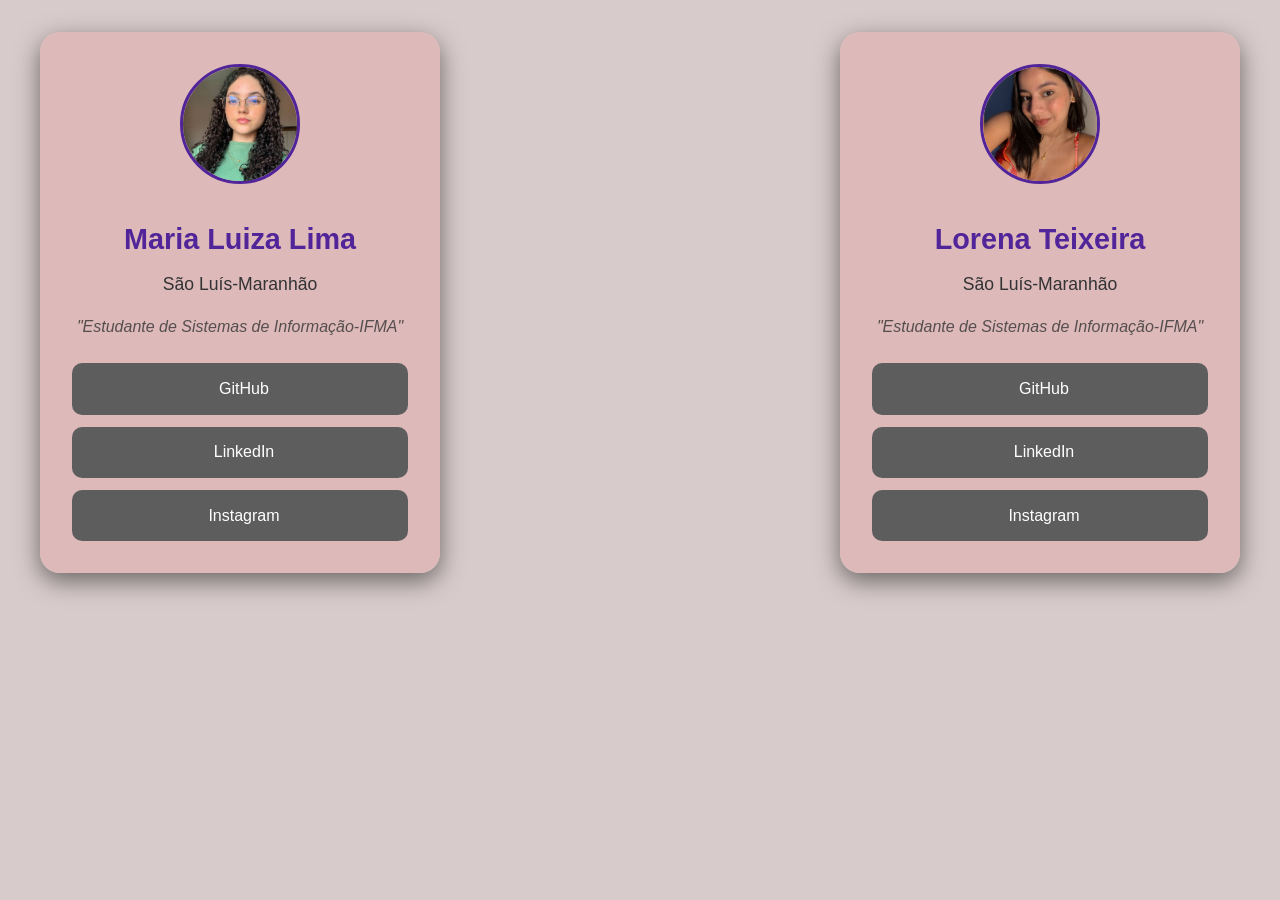
<file: Atividade1-lpweb/Perfil/index.html>
<!DOCTYPE html>
<html lang="pt-br">

<head>
    <meta charset="UTF-8">
    <meta name="viewport" content="width=device-width, initial-scale=1.0">
    <link rel="stylesheet" href="style.css">
    <title>Perfil</title>
</head>

<body>
    <div class="profiles-container">
        <div class="container-1">
            <figure>
                <img src="./WhatsApp Image 2024-04-24 at 08.49.59.jpeg" alt="minha foto">
            </figure>
            <h1>Maria Luiza Lima</h1>
            <h3>São Luís-Maranhão</h3>
            <p>"Estudante de Sistemas de Informação-IFMA"</p>
            <div class="buttons">
                <a href="https://github.com/lluizaslm" target="_blank" class="git"><i
                        class="fab fa-github"></i>GitHub</a>
                <a href="https://www.linkedin.com/in/maria-luiza-lima-6764332b8/" target="_blank" class="linkedin"><i
                        class="fab fa-linkedin"></i>LinkedIn</a>
                <a href="https://www.instagram.com/lluiza.slm/" target="_blank" class="insta"><i
                        class="fab fa-instagram"></i>Instagram</a>
            </div>
        </div>
            <div class="container-2">
                <figure>
                    <img src="lorena.jpg" alt="minha foto">
                </figure>
                <h1>Lorena Teixeira </h1>
                <h3>São Luís-Maranhão</h3>
                <p>"Estudante de Sistemas de Informação-IFMA"</p>
                <div class="buttons">
                    <a href="https://github.com/llorenateixeira" target="_blank" class="git"><i
                            class="fab fa-github"></i>GitHub</a>
                    <a href="https://www.linkedin.com/in/lorena-teixeira-611a85237/" target="_blank" class="linkedin"><i class="fab fa-linkedin"></i>LinkedIn</a>
                    <a href="https://www.instagram.com/llorenateixeira_/" target="_blank" class="insta"><i
                            class="fab fa-instagram"></i>Instagram</a>
                </div>
            </div>
    </div>
</body>

</html>
</file>
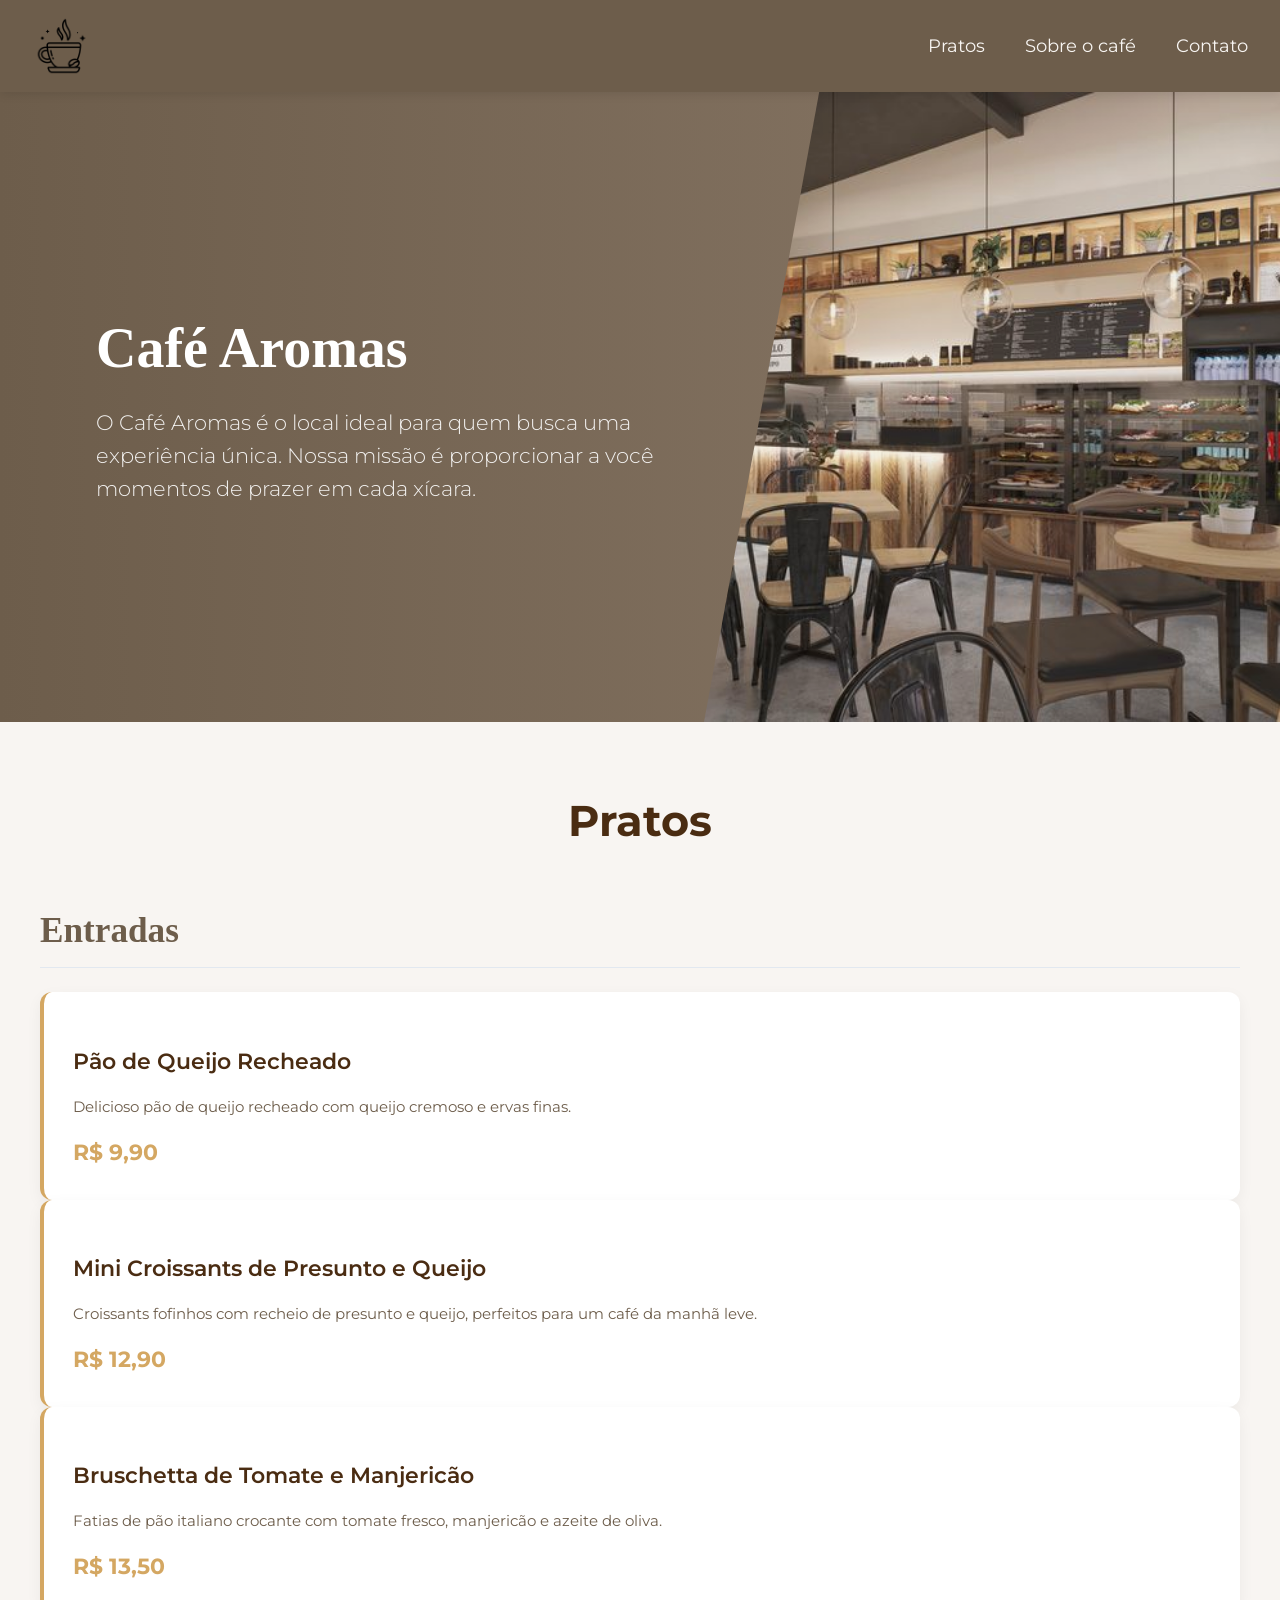
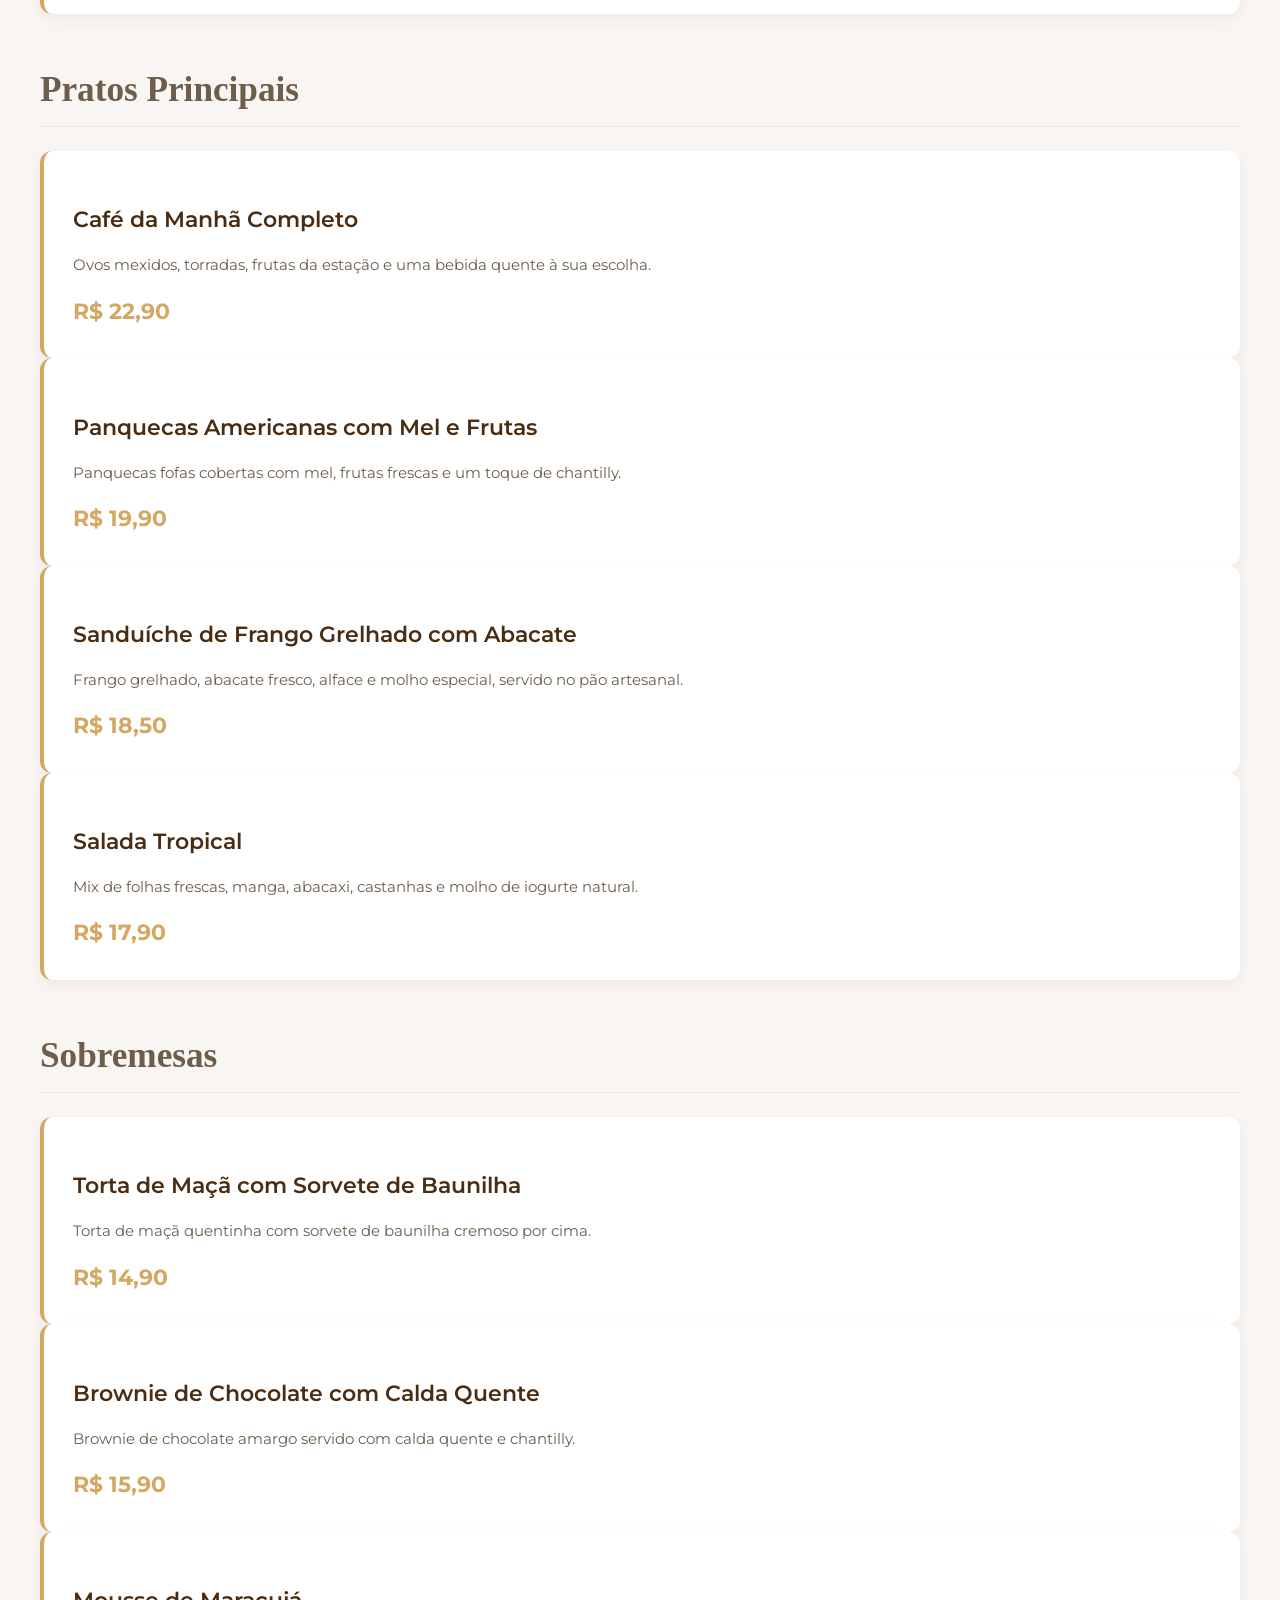
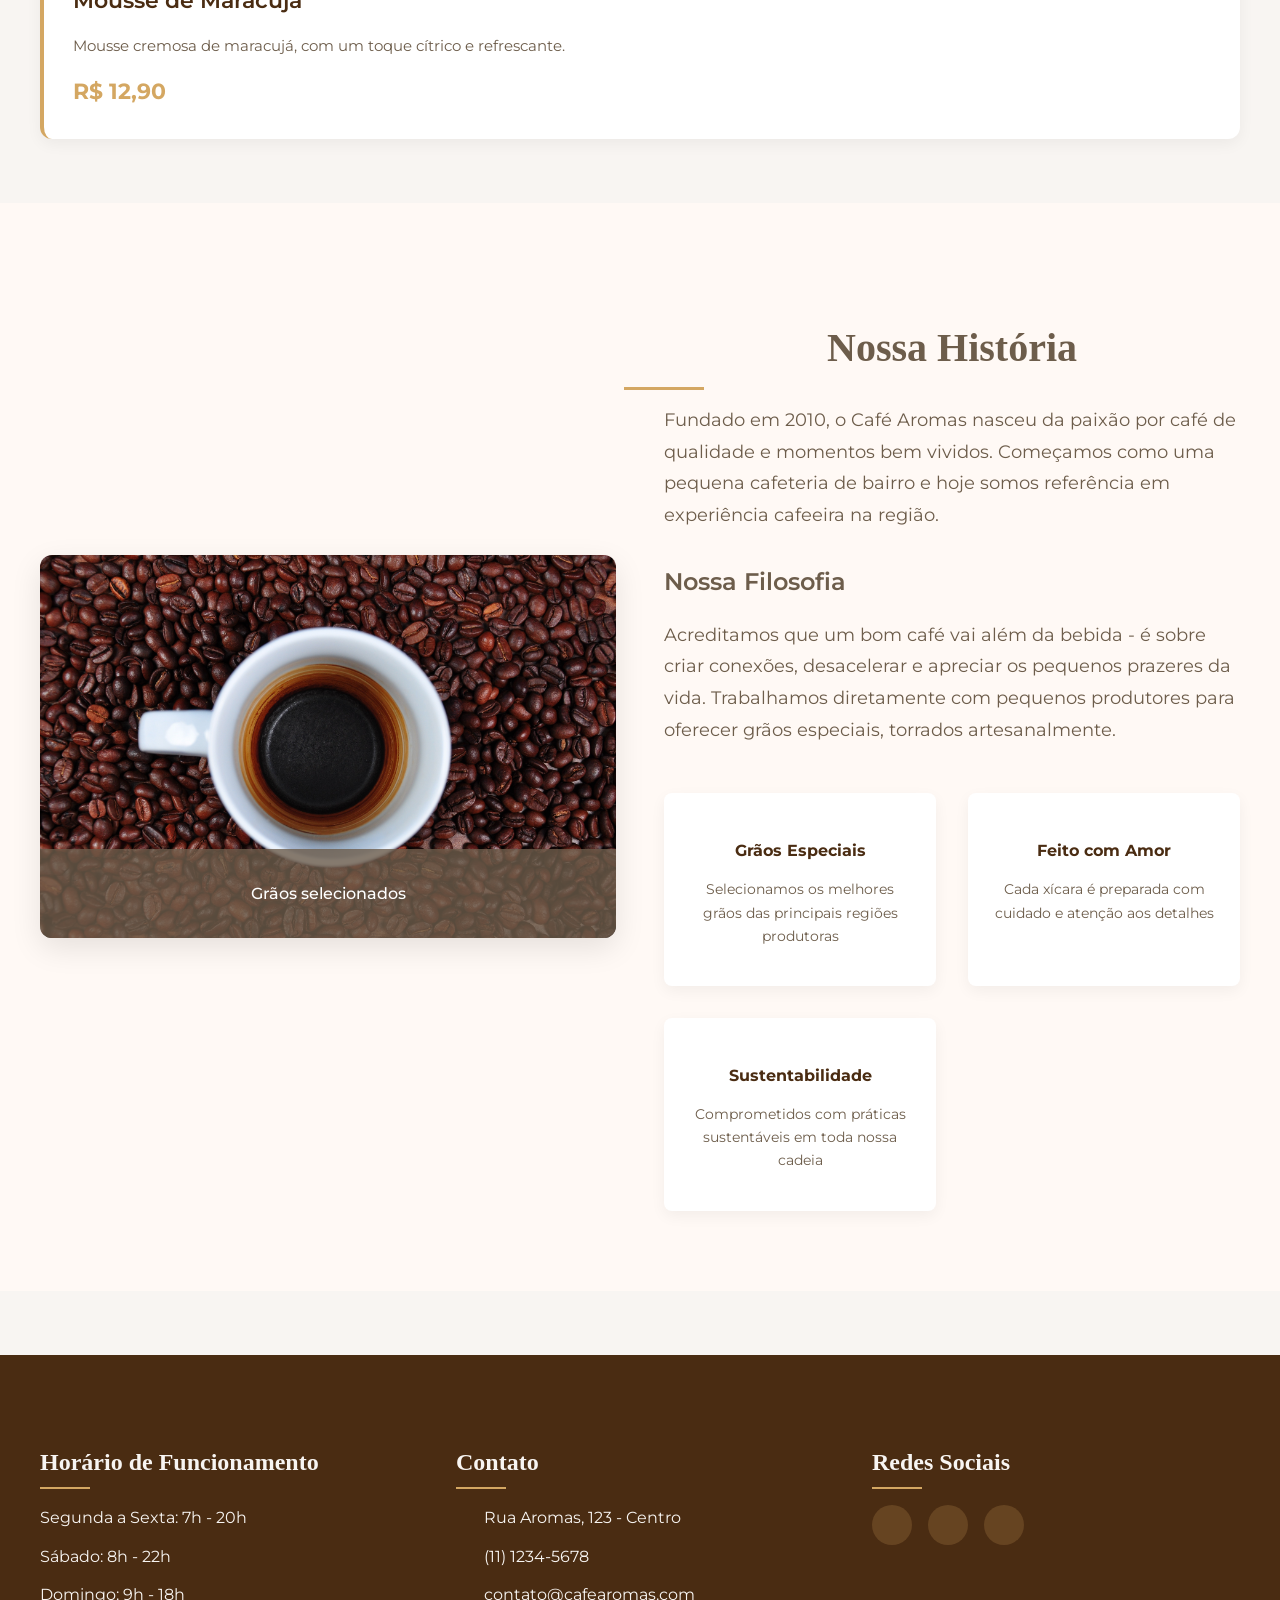
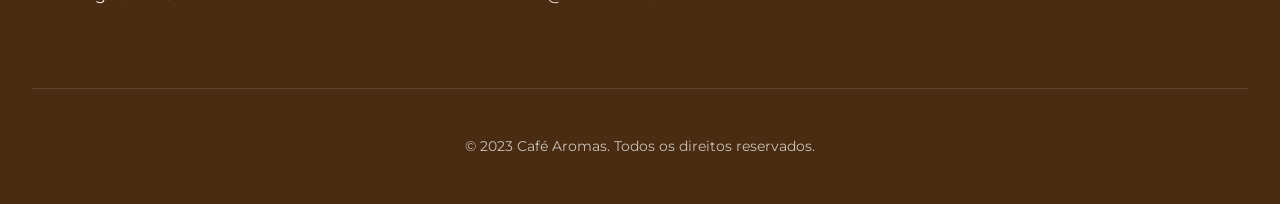
<file: Atividade1-lpweb/Cardápio/cardapio.html>
<!DOCTYPE html>
<html lang="pt-BR">
<head>
    <meta charset="UTF-8">
    <meta name="viewport" content="width=device-width, initial-scale=1.0">
    <title>Café Aromas - Cardápio</title>
    <link rel="stylesheet" href="style.css">
    <link rel="preconnect" href="https://fonts.googleapis.com">
<link rel="preconnect" href="https://fonts.gstatic.com" crossorigin>
<link href="https://fonts.googleapis.com/css2?family=Libre+Baskerville:ital,wght@0,400;0,700;1,400&family=Montserrat:ital,wght@0,100..900;1,100..900&family=Open+Sans:ital,wght@0,300..800;1,300..800&family=PT+Serif:ital,wght@0,400;0,700;1,400;1,700&family=Space+Mono:ital,wght@0,400;0,700;1,400;1,700&display=swap" rel="stylesheet">
</head>
<body class="bg-gray-100 text-gray-800">

    <header class="site-header">
        <img src="xicara-de-cafe.png" alt="Ícone de xícara de café" class="logo">
        <nav class="cabecalho-link">
            <ul>
                <li><a href="#pratos">Pratos</a></li>
                <li><a href="#sobre">Sobre o café</a></li>
                <li><a href="#contato">Contato</a></li>
            </ul>
        </nav>
    </header>

    <!-- Banner Principal -->
    <section class="main-banner">
        <img src="cafeteria.jpg" alt="Foto da cafeteria" class="banner-image">
        <div class="banner-content">
            <h1 class="banner-title">Café Aromas</h1>
            <p class="banner-description">O Café Aromas é o local ideal para quem busca uma experiência única. Nossa missão é proporcionar a você momentos de prazer em cada xícara.</p>
        </div>
    </section>

    <!-- Cardápio -->
    <main class="menu-container">
        <!-- Seção de Aperitivos -->
        <section class="menu" id="pratos">
            <h1 class="text-pratos">Pratos</h1>
            <h2 class="category-title">Entradas</h2>
            
            <article class="menu-item">
                <div class="item-info">
                    <h3 class="item-name">Pão de Queijo Recheado</h3>
                    <p class="item-description">Delicioso pão de queijo recheado com queijo cremoso e ervas finas.</p>
                </div>
                <span class="item-price">R$ 9,90</span>
            </article>
            
            <article class="menu-item">
                <div class="item-info">
                    <h3 class="item-name">Mini Croissants de Presunto e Queijo</h3>
                    <p class="item-description">Croissants fofinhos com recheio de presunto e queijo, perfeitos para um café da manhã leve.</p>
                </div>
                <span class="item-price">R$ 12,90</span>
            </article>
            
            <article class="menu-item">
                <div class="item-info">
                    <h3 class="item-name">Bruschetta de Tomate e Manjericão</h3>
                    <p class="item-description">Fatias de pão italiano crocante com tomate fresco, manjericão e azeite de oliva.</p>
                </div>
                <span class="item-price">R$ 13,50</span>
            </article>
        </section>

        <!-- Seção de Pratos Principais -->
        <section class="menu">
            <h2 class="category-title">Pratos Principais</h2>
            
            <article class="menu-item">
                <div class="item-info">
                    <h3 class="item-name">Café da Manhã Completo</h3>
                    <p class="item-description">Ovos mexidos, torradas, frutas da estação e uma bebida quente à sua escolha.</p>
                </div>
                <span class="item-price">R$ 22,90</span>
            </article>
            
            <article class="menu-item">
                <div class="item-info">
                    <h3 class="item-name">Panquecas Americanas com Mel e Frutas</h3>
                    <p class="item-description">Panquecas fofas cobertas com mel, frutas frescas e um toque de chantilly.</p>
                </div>
                <span class="item-price">R$ 19,90</span>
            </article>
            
            <article class="menu-item">
                <div class="item-info">
                    <h3 class="item-name">Sanduíche de Frango Grelhado com Abacate</h3>
                    <p class="item-description">Frango grelhado, abacate fresco, alface e molho especial, servido no pão artesanal.</p>
                </div>
                <span class="item-price">R$ 18,50</span>
            </article>
            
            <article class="menu-item">
                <div class="item-info">
                    <h3 class="item-name">Salada Tropical</h3>
                    <p class="item-description">Mix de folhas frescas, manga, abacaxi, castanhas e molho de iogurte natural.</p>
                </div>
                <span class="item-price">R$ 17,90</span>
            </article>
        </section>

        <!-- Seção de Sobremesas -->
        <section class="menu">
            <h2 class="category-title">Sobremesas</h2>
            
            <article class="menu-item">
                <div class="item-info">
                    <h3 class="item-name">Torta de Maçã com Sorvete de Baunilha</h3>
                    <p class="item-description">Torta de maçã quentinha com sorvete de baunilha cremoso por cima.</p>
                </div>
                <span class="item-price">R$ 14,90</span>
            </article>
            
            <article class="menu-item">
                <div class="item-info">
                    <h3 class="item-name">Brownie de Chocolate com Calda Quente</h3>
                    <p class="item-description">Brownie de chocolate amargo servido com calda quente e chantilly.</p>
                </div>
                <span class="item-price">R$ 15,90</span>
            </article>
            
            <article class="menu-item">
                <div class="item-info">
                    <h3 class="item-name">Mousse de Maracujá</h3>
                    <p class="item-description">Mousse cremosa de maracujá, com um toque cítrico e refrescante.</p>
                </div>
                <span class="item-price">R$ 12,90</span>
            </article>
        </section>
    </main>

    <!-- Sobre o Café -->
    <section class="about-section" id="sobre">
        <div class="about-container">
            <div class="about-image-container">
                <img src="cafe-graos.jpg" alt="Grãos de café frescos" class="about-image">
                <div class="image-overlay">
                    <p>Grãos selecionados</p>
                </div>
            </div>
            <div class="about-content">
                <h2 class="section-title">Nossa História</h2>
                <p class="about-text">Fundado em 2010, o Café Aromas nasceu da paixão por café de qualidade e momentos bem vividos. Começamos como uma pequena cafeteria de bairro e hoje somos referência em experiência cafeeira na região.</p>
                
                <h3 class="about-subtitle">Nossa Filosofia</h3>
                <p class="about-text">Acreditamos que um bom café vai além da bebida - é sobre criar conexões, desacelerar e apreciar os pequenos prazeres da vida. Trabalhamos diretamente com pequenos produtores para oferecer grãos especiais, torrados artesanalmente.</p>
                
                <div class="about-features">
                    <div class="feature-item">
                        <i class="fas fa-coffee feature-icon"></i>
                        <h4>Grãos Especiais</h4>
                        <p>Selecionamos os melhores grãos das principais regiões produtoras</p>
                    </div>
                    <div class="feature-item">
                        <i class="fas fa-heart feature-icon"></i>
                        <h4>Feito com Amor</h4>
                        <p>Cada xícara é preparada com cuidado e atenção aos detalhes</p>
                    </div>
                    <div class="feature-item">
                        <i class="fas fa-leaf feature-icon"></i>
                        <h4>Sustentabilidade</h4>
                        <p>Comprometidos com práticas sustentáveis em toda nossa cadeia</p>
                    </div>
                </div>
            </div>
        </div>
    </section>

    <!-- Rodapé -->
    <footer class="site-footer" id="contato">
        <div class="footer-container">
            <div class="footer-column">
                <h3 class="footer-title">Horário de Funcionamento</h3>
                <ul class="footer-list">
                    <li>Segunda a Sexta: 7h - 20h</li>
                    <li>Sábado: 8h - 22h</li>
                    <li>Domingo: 9h - 18h</li>
                </ul>
            </div>
            
            <div class="footer-column">
                <h3 class="footer-title">Contato</h3>
                <ul class="footer-list">
                    <li><i class="adress"></i> Rua Aromas, 123 - Centro</li>
                    <li><i class="phone"></i> (11) 1234-5678</li>
                    <li><i class="email"></i> contato@cafearomas.com</li>
                </ul>
            </div>
            
            <div class="footer-column">
                <h3 class="footer-title">Redes Sociais</h3>
                <div class="social-links">
                    <a href="#"><i class="fab fa-instagram"></i></a>
                    <a href="#"><i class="fab fa-facebook-f"></i></a>
                    <a href="#"><i class="fab fa-whatsapp"></i></a>
                </div>
                
            </div>
        </div>
        
        <div class="footer-bottom">
            <p>&copy; 2023 Café Aromas. Todos os direitos reservados.</p>
        </div>
    </footer>

</body>
</html>
</file>
<file: Atividade1-lpweb/Perfil/style.css>
:root {
  --bg-color: #d8cbcb;
  --container-bg: rgba(221, 185, 185, 0.959);
  --container-shadow: rgba(0, 0, 0, 0.5);
  --text-color: #333333; 
  --subtext-color: rgba(51, 51, 51, 0.8);
  --accent-color: #512599;
  --btn-bg: #5e5d5d;
  --btn-hover-bg: #444444;
  --btn-radius: 10px;
  --btn-padding: 0.8rem 1rem;
  --transition: 0.3s ease-in-out;
  --font-sans: "Segoe UI", Roboto, "Helvetica Neue", Arial, sans-serif;
}

* {
  box-sizing: border-box;
  margin: 0;
  padding: 0;
}

body {
  background-color: var(--bg-color);
  color: var(--text-color);
  font-family: var(--font-sans);
  line-height: 1.6;
  min-height: 100vh;
  padding: 2rem;
}

.profiles-container {
  display: flex;
  justify-content: space-between; /* Altera para space-between */
  align-items: flex-start; /* Alinha os containers no topo */
  max-width: 1200px;
  width: 100%;
  margin: 0 auto; /* Centraliza o container principal */
}

.container-1 {
  background: var(--container-bg);
  backdrop-filter: blur(10px);
  -webkit-backdrop-filter: blur(10px);
  width: 48%; /* Largura ajustada para deixar espaço entre eles */
  max-width: 400px;
  padding: 2rem;
  border-radius: 20px;
  box-shadow: 0 8px 24px var(--container-shadow);
  text-align: center;
  transition: transform var(--transition);
  /* Remove margin-left: auto */
}

.container-2 {
  background: var(--container-bg);
  backdrop-filter: blur(10px);
  -webkit-backdrop-filter: blur(10px);
  width: 48%; /* Largura igual ao container-1 */
  max-width: 400px;
  padding: 2rem;
  border-radius: 20px;
  box-shadow: 0 8px 24px var(--container-shadow);
  text-align: center;
  transition: transform var(--transition);
  /* Remove margin-left: auto */
}

.container-1:hover,
.container-2:hover {
  transform: translateY(-5px);
}

figure {
  margin-bottom: 1.5rem;
}

figure img {
  width: 120px;
  height: 120px;
  border-radius: 50%;
  object-fit: cover;
  border: 3px solid var(--accent-color);
  transition: transform var(--transition);
}

figure img:hover {
  transform: scale(1.1);
}

h1 {
  font-size: 1.8rem;
  margin-bottom: 0.5rem;
  color: var(--accent-color);
}

h3 {
  color: var(--text-color);
  font-size: 1.1rem;
  margin-bottom: 1rem;
  font-weight: 500;
}

p {
  color: var(--subtext-color);
  margin-bottom: 1.5rem;
  font-style: italic;
}

.buttons {
  display: flex;
  flex-direction: column;
  gap: 0.75rem;
}

.buttons a {
  display: inline-flex;
  align-items: center;
  justify-content: center;
  background-color: var(--btn-bg);
  color: white;
  text-decoration: none;
  padding: var(--btn-padding);
  border-radius: var(--btn-radius);
  font-size: 1rem;
  transition: all var(--transition);
}

.buttons a:hover {
  background-color: var(--accent-color);
  transform: translateY(-2px);
  box-shadow: 0 4px 8px rgba(0, 0, 0, 0.2);
}

.buttons a i {
  margin-right: 0.5rem;
}

/* Responsividade */
@media (max-width: 768px) {
  .profiles-container {
    flex-direction: column;
    align-items: center;
    gap: 2rem; /* Adiciona espaço entre os containers em mobile */
  }
  
  .container-1,
  .container-2 {
    width: 100%;
    max-width: 100%;
  }
}
</file>
<file: Atividade1-lpweb/Cardápio/style.css>
body {
    line-height: 1.6;
    color: #333;
    background-color: #f8f5f2; 
    font-family: 'Montserrat', sans-serif;
    margin: 0;
    padding: 0;
}

/* Transição suave de rolagem */
html {
    scroll-behavior: smooth;
}

/* Cabeçalho */
.site-header {
    padding: 1rem 2rem;
    background-color: #6d5d4b; 
    box-shadow: 0 2px 10px rgba(0,0,0,0.1);
    position: sticky;
    top: 0;
    z-index: 100;
    display: flex;
    justify-content: space-between;
    align-items: center;
}

.logo {
    height: 60px;
    width: auto;
    transition: transform 0.3s ease;
}

.logo:hover {
    transform: scale(1.05);
}

.cabecalho-link ul {
    display: flex;
    gap: 40px;
    list-style: none;
    margin: 0;
    padding: 0;
}

.cabecalho-link a {
    color: #f8f5f2;
    font-size: 18px;
    text-decoration: none;
    position: relative;
    padding: 0.5rem 0;
    transition: color 0.3s ease;
    display: inline-block;
}

.cabecalho-link a:after {
    content: '';
    position: absolute;
    width: 0;
    height: 2px;
    bottom: 0;
    left: 0;
    background-color: #d4a762;
    transition: width 0.3s ease;
}

.cabecalho-link a:hover {
    color: #d4a762;
}

.cabecalho-link a:hover:after {
    width: 100%;
}

/* Banner Principal */
.main-banner {
    background: linear-gradient(90deg, #6d5d4b 0%, #8a7968 100%); 
    color: white;
    padding: 0;
    position: relative;
    display: flex;
    justify-content: space-between;
    align-items: center;
    height: 70vh;
    overflow: hidden;
}


.banner-content {
    max-width: 50%;
    padding: 2rem;
    margin-left: 5%;
    z-index: 2;
    animation: fadeIn 1s ease-out;
}

.banner-title {
    font-family: "Playfair Display", serif;
    font-size: 3.5rem;
    font-weight: 700;
    margin-bottom: 1.5rem;
    line-height: 1.2;
}

.banner-description {
    font-size: 1.3rem;
    max-width: 90%;
    margin-bottom: 2.5rem;
    opacity: 0.9;
    font-weight: 300;
}

.cta-button {
    background-color: #d4a762;
    color: white;
    border: none;
    padding: 1rem 2rem;
    font-size: 1.1rem;
    border-radius: 30px;
    cursor: pointer;
    transition: all 0.3s ease;
    align-self: flex-start;
    box-shadow: 0 4px 8px rgba(0,0,0,0.1);
}

.cta-button:hover {
    background-color: #c29552;
    transform: translateY(-2px);
    box-shadow: 0 6px 12px rgba(0,0,0,0.15);
}

/* Imagem de fundo */
.banner-image {
    width: 45%;
    height: 100%;
    object-fit: cover;
    position: absolute;
    right: 0;
    top: 0;
    z-index: 1;
    opacity: 0.9;
    clip-path: polygon(20% 0, 100% 0, 100% 100%, 0% 100%);
}

/* Cardápio */
.menu-container {
    max-width: 1200px;
    margin: 4rem auto;
    padding: 0 2rem;
}

.text-pratos{
    color: #4a2c12;
    text-align: center;
    font-size: 2.7em;
}

.section-title {
    text-align: center;
    margin-bottom: 3rem;
    position: relative;
}

.section-title:after {
    content: '';
    position: absolute;
    width: 80px;
    height: 3px;
    background-color: #d4a762;
    bottom: -15px;
    left: 50%;
    transform: translateX(-50%);
}

.category-title {
    font-family: "Playfair Display", serif;
    font-size: 2.2rem;
    font-weight: 600;
    color: #6d5d4b;
    margin: 3rem 0 1.5rem;
    padding-bottom: 0.5rem;
    border-bottom: 1px solid #e2e8f0;
}

.menu-grid {
    display: grid;
    grid-template-columns: repeat(auto-fill, minmax(350px, 1fr));
    gap: 1.5rem;
}

.menu-item {
    background-color: #fff;
    border-radius: 12px;
    padding: 1.8rem;
    display: flex;
    flex-direction: column;
    box-shadow: 0 5px 15px rgba(0,0,0,0.05);
    transition: all 0.3s ease;
    border-left: 4px solid #d4a762;
}

.menu-item:hover {
    transform: translateY(-5px);
    box-shadow: 0 8px 25px rgba(0,0,0,0.1);
}

.item-info {
    flex: 1;
}

.item-name {
    font-size: 1.4rem;
    font-weight: 600;
    color: #4a2c12;
    margin-bottom: 0.8rem;
    display: flex;
    justify-content: space-between;
    align-items: center;
}

.item-description {
    color: #6d5d4b;
    font-size: 0.95rem;
    line-height: 1.6;
    margin-bottom: 1rem;
}

.item-price {
    font-size: 1.4rem;
    font-weight: bold;
    color: #d4a762;
    white-space: nowrap;
}

/* Sobre o Café */
.about-section {
    background-color: #fff9f5;
    padding: 5rem 2rem;
    margin: 4rem 0;
}

.about-container {
    max-width: 1200px;
    margin: 0 auto;
    display: grid;
    grid-template-columns: 1fr 1fr;
    gap: 3rem;
    align-items: center;
}

.about-image-container {
    position: relative;
    border-radius: 12px;
    overflow: hidden;
    box-shadow: 0 10px 30px rgba(0,0,0,0.1);
}

.about-image {
    width: 100%;
    height: auto;
    display: block;
    transition: transform 0.5s ease;
}

.about-image-container:hover .about-image {
    transform: scale(1.05);
}

.image-overlay {
    position: absolute;
    bottom: 0;
    left: 0;
    right: 0;
    background: rgba(109, 93, 75, 0.8);
    color: white;
    padding: 1rem;
    text-align: center;
    font-weight: 500;
}

.section-title {
    font-family: "Playfair Display", serif;
    font-size: 2.5rem;
    color: #6d5d4b;
    margin-bottom: 1.5rem;
    position: relative;
}

.section-title:after {
    content: '';
    position: absolute;
    width: 80px;
    height: 3px;
    background-color: #d4a762;
    bottom: -10px;
    left: 0;
}

.about-subtitle {
    font-size: 1.5rem;
    color: #6d5d4b;
    margin: 2rem 0 1rem;
    font-weight: 600;
}

.about-text {
    color: #6d5d4b;
    line-height: 1.8;
    margin-bottom: 1.5rem;
    font-size: 1.1rem;
}

.about-features {
    display: grid;
    grid-template-columns: repeat(auto-fit, minmax(200px, 1fr));
    gap: 2rem;
    margin-top: 3rem;
}

.feature-item {
    text-align: center;
    padding: 1.5rem;
    border-radius: 8px;
    background-color: #fff;
    box-shadow: 0 5px 15px rgba(0,0,0,0.05);
    transition: transform 0.3s ease;
}

.feature-item:hover {
    transform: translateY(-5px);
}

.feature-icon {
    font-size: 2rem;
    color: #d4a762;
    margin-bottom: 1rem;
}

.feature-item h4 {
    color: #4a2c12;
    margin-bottom: 0.5rem;
}

.feature-item p {
    color: #6d5d4b;
    font-size: 0.9rem;
}

/* Rodapé */
.site-footer {
    background-color: #4a2c12;
    color: #f8f5f2;
    padding: 4rem 2rem 2rem;
}

.footer-container {
    max-width: 1200px;
    margin: 0 auto;
    display: grid;
    grid-template-columns: repeat(auto-fit, minmax(250px, 1fr));
    gap: 3rem;
}

.footer-column {
    margin-bottom: 2rem;
}

.footer-title {
    font-family: "Playfair Display", serif;
    font-size: 1.5rem;
    margin-bottom: 1.5rem;
    position: relative;
    color: #f8f5f2;
}

.footer-title:after {
    content: '';
    position: absolute;
    width: 50px;
    height: 2px;
    background-color: #d4a762;
    bottom: -8px;
    left: 0;
}

.footer-list {
    list-style: none;
    padding: 0;
}

.footer-list li {
    margin-bottom: 0.8rem;
    display: flex;
    align-items: center;
    gap: 0.5rem;
}

.footer-list i {
    color: #d4a762;
    width: 20px;
    text-align: center;
}

.social-links {
    display: flex;
    gap: 1rem;
    margin-bottom: 2rem;
}

.social-links a {
    color: #f8f5f2;
    background-color: rgba(212, 167, 98, 0.2);
    width: 40px;
    height: 40px;
    border-radius: 50%;
    display: flex;
    align-items: center;
    justify-content: center;
    transition: all 0.3s ease;
}

.social-links a:hover {
    background-color: #d4a762;
    transform: translateY(-3px);
}


.footer-bottom {
    text-align: center;
    padding-top: 2rem;
    margin-top: 2rem;
    border-top: 1px solid rgba(255,255,255,0.1);
    font-size: 0.9rem;
    color: rgba(255,255,255,0.7);
}

/* Animations */
@keyframes fadeIn {
    from { opacity: 0; transform: translateY(20px); }
    to { opacity: 1; transform: translateY(0); }
}

@media (max-width: 1024px) {
    .banner-content {
        max-width: 60%;
    }
    
    .banner-image {
        width: 40%;
    }
}

@media (max-width: 768px) {
    .main-banner {
        flex-direction: column;
        height: auto;
        padding: 3rem 1rem;
    }
    
    .banner-content {
        max-width: 100%;
        margin-left: 0;
        text-align: center;
        padding: 0;
    }
    
    .banner-title {
        font-size: 2.8rem;
    }
    
    .banner-description {
        max-width: 100%;
    }
    
    .cta-button {
        align-self: center;
    }
    
    .banner-image {
        position: relative;
        width: 100%;
        height: 300px;
        clip-path: none;
        margin-top: 2rem;
    }
    
    .about-section {
        flex-direction: column;
        padding: 2rem;
    }
    
    .about-image {
        width: 100%;
    }
    
    .cabecalho-link {
        gap: 20px;
    }
}

@media (max-width: 480px) {
    .site-header {
        flex-direction: column;
        gap: 1rem;
        padding: 1rem;
    }
    
    .cabecalho-link {
        gap: 15px;
        flex-wrap: wrap;
        justify-content: center;
    }
    
    .banner-title {
        font-size: 2.2rem;
    }
    
    .menu-grid {
        grid-template-columns: 1fr;
    }
    
    .footer-content {
        grid-template-columns: 1fr;
        text-align: center;
    }
    
    .footer-column h3:after {
        left: 50%;
        transform: translateX(-50%);
    }
    
    .social-links {
        justify-content: center;
    }
}
</file>
